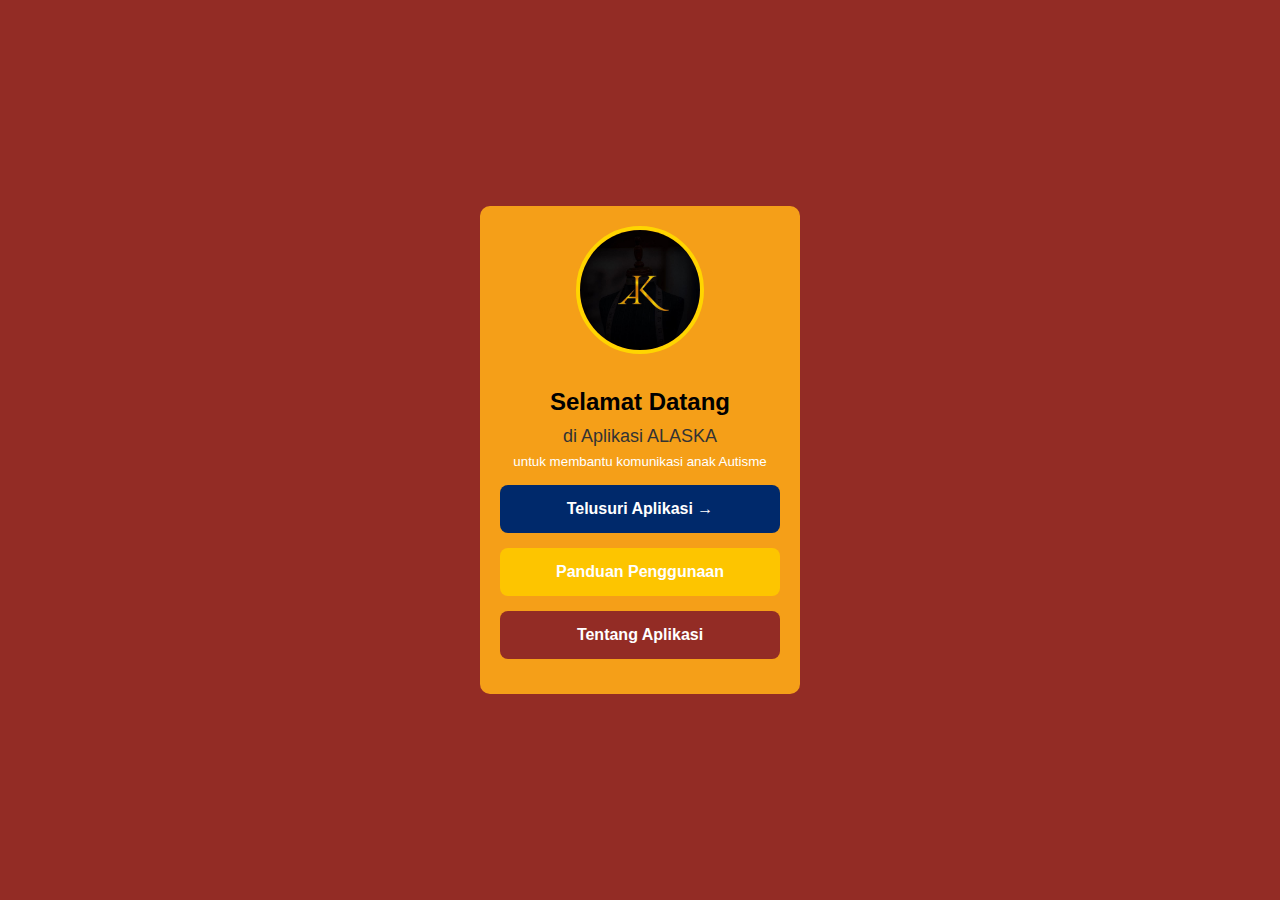
<file: index.html>
<!DOCTYPE html>
<html lang="id">
<head>
  <meta charset="UTF-8">
  <meta name="viewport" content="width=device-width, initial-scale=1">
  <title>ALASKA</title>
  <link rel="icon" href="./img/ucapan.png" type="image/png">
  <link rel="stylesheet" href="style.css">
</head>
<body>

<div class="container">
  <img src="img/logo.png" alt="Avatar" class="avatar">
  <h1>Selamat Datang</h1>
  <p>di Aplikasi ALASKA</p>
  <small>untuk membantu komunikasi anak Autisme</small>

  <a href="telusuri-aplikasi.html" class="button blue">Telusuri Aplikasi →</a>
  <a href="panduan-penggunaan.html" class="button green">Panduan Penggunaan</a>
  <a href="tentang-aplikasi.html" class="button orange">Tentang Aplikasi</a>
</div>

</body>
</html>
</file>
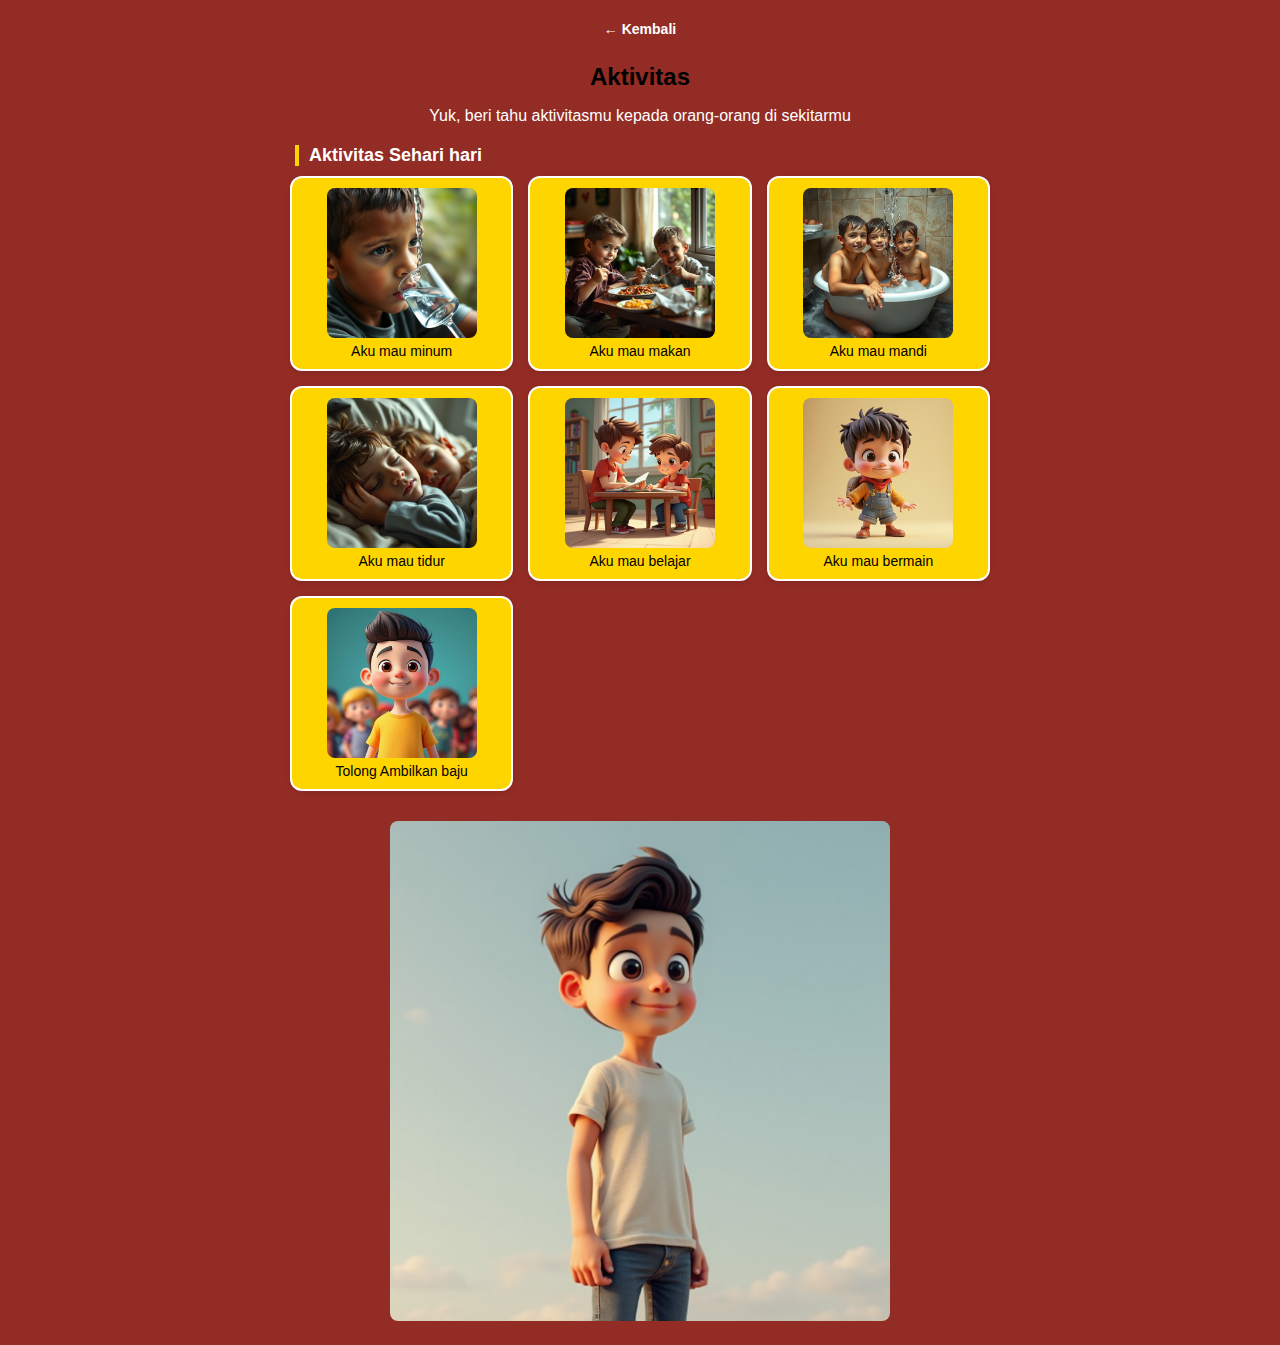
<file: aktivitas.html>
<!DOCTYPE html>
<html lang="id">
<head>
  <meta charset="UTF-8">
  <meta name="viewport" content="width=device-width, initial-scale=1">
  <title>Aktivitas</title>
  <link rel="stylesheet" href="aktivitas.css">
</head>
<body>

<div class="container">
  <a href="telusuri-aplikasi.html" class="back-link">← Kembali</a>

  <h1>Aktivitas</h1>
  <p class="subtitle">Yuk, beri tahu aktivitasmu kepada orang-orang di sekitarmu</p>

  <!-- Kategori Minum -->
  <h2 class="category">Aktivitas Sehari hari</h2>
  <div class="grid">
    <a  class="card" onclick="playSound('akumauminum')">
      <img src="img/drink water.webp" alt="Minum Air Putih">
      <div class="card-title">Aku mau minum</div>
    </a>
    <a  class="card" onclick="playSound('akumaumakan')">
      <img src="img/eating.webp" alt="makan">
      <div class="card-title">Aku mau makan</div>
    </a>
    <a  class="card" onclick="playSound('akumaumandi')">
      <img src="img/mandi.webp" alt="mandi">
      <div class="card-title">Aku mau mandi</div>
    </a>
    <a  class="card" onclick="playSound('akumautidur')">
      <img src="img/sleeping.webp" alt="tidur">
      <div class="card-title">Aku mau tidur</div>
    </a>
    <a  class="card" onclick="playSound('akumaubelajar')">
      <img src="img/studying.jpeg" alt="belajar">
      <div class="card-title">Aku mau belajar</div>
    </a>
    <a  class="card" onclick="playSound('akumaubermain')">
      <img src="img/playing.jpeg" alt="bermain">
      <div class="card-title">Aku mau bermain</div>
    </a>
    <a  class="card" onclick="playSound('tolongambilkanbaju')">
      <img src="img/people.jpg" alt="Tambah Kartu">
      <div class="card-title">Tolong Ambilkan baju</div>
    </a>
  </div>

  <!-- Kategori Makan -->
  <!-- <h2 class="category">Makan</h2>
  <div class="grid">
    <a  class="card">
      <img src="https://via.placeholder.com/70" alt="Makan Sendiri">
      <div class="card-title">Makan Sendiri</div>
    </a>
    <a href="#" class="card">
      <img src="https://via.placeholder.com/70" alt="Makan Disuapi">
      <div class="card-title">Makan Disuapi</div>
    </a>
    <a href="#" class="card">
      <img src="https://via.placeholder.com/70" alt="Makan Bersama">
      <div class="card-title">Makan Bersama</div>
    </a>
    <a href="#" class="card">
      <img src="https://via.placeholder.com/70" alt="Makan di Sekolah">
      <div class="card-title">Makan di Sekolah</div>
    </a>
    <a href="#" class="card">
      <img src="https://via.placeholder.com/70" alt="Tambah Kartu">
      <div class="card-title">Tambahkan Kartu</div>
    </a>
  </div> -->

  <!-- Kategori Bermain -->
  <!-- <h2 class="category">Bermain</h2>
  <div class="grid">
    <a href="#" class="card">
      <img src="https://via.placeholder.com/70" alt="Bermain Bola">
      <div class="card-title">Bermain Bola</div>
    </a>
    <a href="#" class="card">
      <img src="https://via.placeholder.com/70" alt="Bermain Lego">
      <div class="card-title">Bermain Lego</div>
    </a>
    <a href="#" class="card">
      <img src="https://via.placeholder.com/70" alt="Bermain Air">
      <div class="card-title">Bermain Air</div>
    </a>
    <a href="#" class="card">
      <img src="https://via.placeholder.com/70" alt="Bermain di Luar">
      <div class="card-title">Bermain di Luar</div>
    </a>
    <a href="#" class="card">
      <img src="https://via.placeholder.com/70" alt="Tambah Kartu">
      <div class="card-title">Tambahkan Kartu</div>
    </a>
  </div> -->

  <!-- Kategori Istirahat -->
  <!-- <h2 class="category">Istirahat</h2>
  <div class="grid">
    <a href="#" class="card">
      <img src="https://via.placeholder.com/70" alt="Tidur Siang">
      <div class="card-title">Tidur Siang</div>
    </a>
    <a href="#" class="card">
      <img src="https://via.placeholder.com/70" alt="Tidur Malam">
      <div class="card-title">Tidur Malam</div>
    </a>
    <a href="#" class="card">
      <img src="https://via.placeholder.com/70" alt="Tambah Kartu">
      <div class="card-title">Tambahkan Kartu</div>
    </a>
  </div> -->

  <div class="bottom-image">
    <img src="img/baju.jpeg" alt="People Illustration">
  </div>

</div>
<!-- audio -->
<audio id="player"></audio>

<script>
    function playSound(nama) {
    const audio = document.getElementById('player');
    audio.src = `audio/${nama}.mp3`;
    audio.play();
  }
</script>

</body>
</html>
</file>
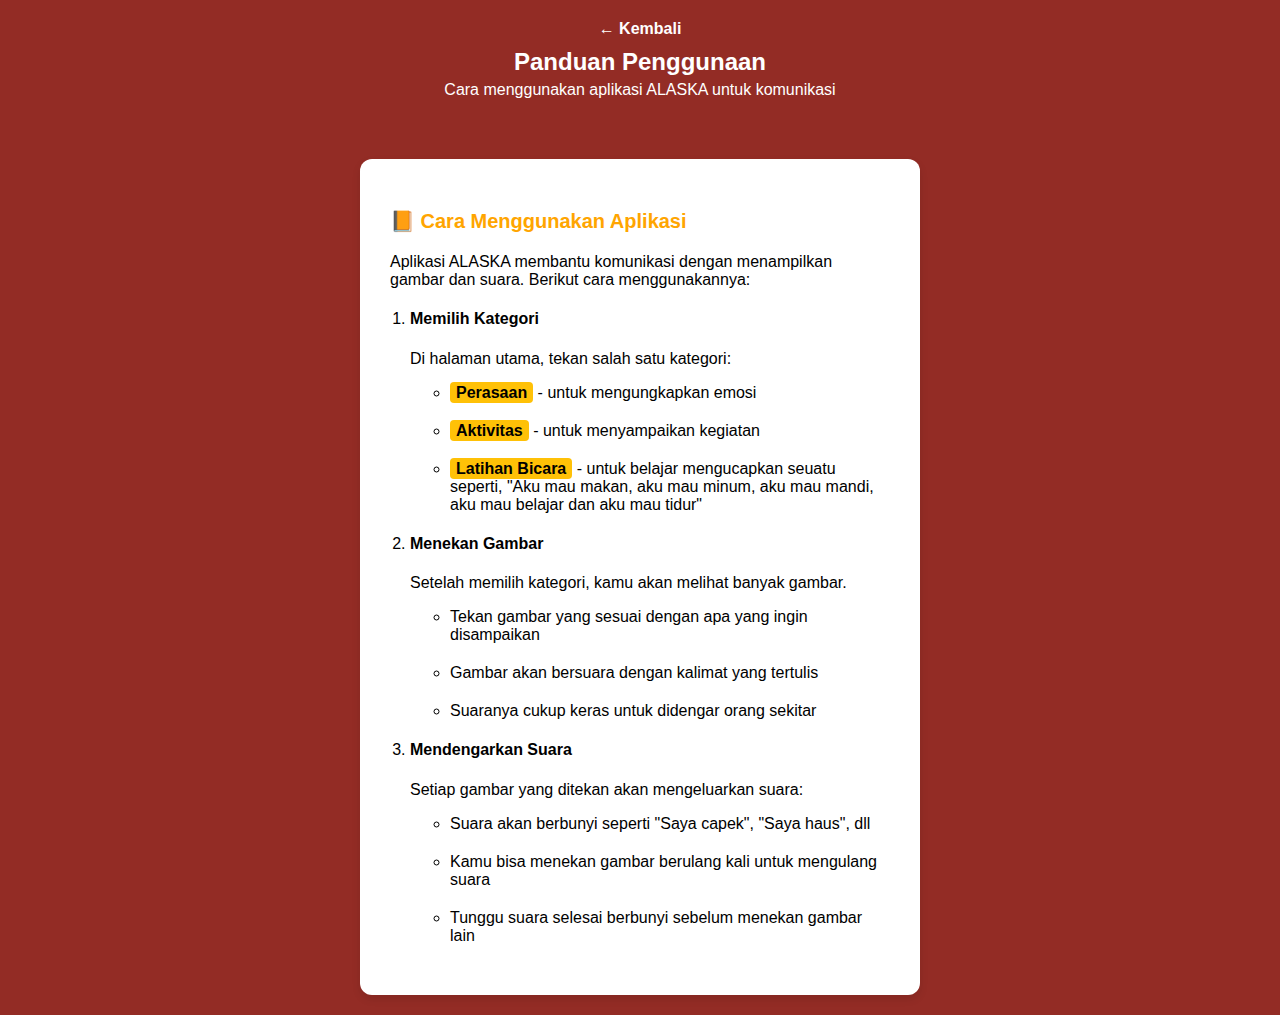
<file: panduan-penggunaan.html>
<!DOCTYPE html>
<html lang="id">
<head>
  <meta charset="UTF-8">
  <meta name="viewport" content="width=device-width, initial-scale=1">
  <title>Panduan Penggunaan</title>
  <link rel="stylesheet" href="panduan-penggunaan.css">
</head>
<body>

  <header class="header">
    <a href="index.html" class="back-link">&larr; Kembali</a>
    <h2 class="title">Panduan Penggunaan</h2>
    <p class="subtitle">Cara menggunakan aplikasi ALASKA untuk komunikasi</p>
  </header>

  <main class="guide-container">
    <section class="card">
      <h3 class="card-title">📙 Cara Menggunakan Aplikasi</h3>
      <p>Aplikasi ALASKA membantu komunikasi dengan menampilkan gambar dan suara. Berikut cara menggunakannya:</p>

      <ol class="guide-list">
        <li>
          <h4>Memilih Kategori</h4>
          <p>Di halaman utama, tekan salah satu kategori:</p>
          <ul>
            <li><span class="highlight">Perasaan</span> - untuk mengungkapkan emosi</li>
            <li><span class="highlight">Aktivitas</span> - untuk menyampaikan kegiatan</li>
            <li><span class="highlight">Latihan Bicara</span> - untuk belajar mengucapkan seuatu seperti, "Aku mau makan, aku mau minum, aku mau mandi, aku mau belajar dan aku mau tidur"</li>
            
          </ul>
        </li>
        <li>
          <h4>Menekan Gambar</h4>
          <p>Setelah memilih kategori, kamu akan melihat banyak gambar.</p>
          <ul>
            <li>Tekan gambar yang sesuai dengan apa yang ingin disampaikan</li>
            <li>Gambar akan bersuara dengan kalimat yang tertulis</li>
            <li>Suaranya cukup keras untuk didengar orang sekitar</li>
          </ul>
        </li>
        <li>
          <h4>Mendengarkan Suara</h4>
          <p>Setiap gambar yang ditekan akan mengeluarkan suara:</p>
          <ul>
            <li>Suara akan berbunyi seperti "Saya capek", "Saya haus", dll</li>
            <li>Kamu bisa menekan gambar berulang kali untuk mengulang suara</li>
            <li>Tunggu suara selesai berbunyi sebelum menekan gambar lain</li>
          </ul>
        </li>
      </ol>
    </section>
  </main>

</body>
</html>
</file>
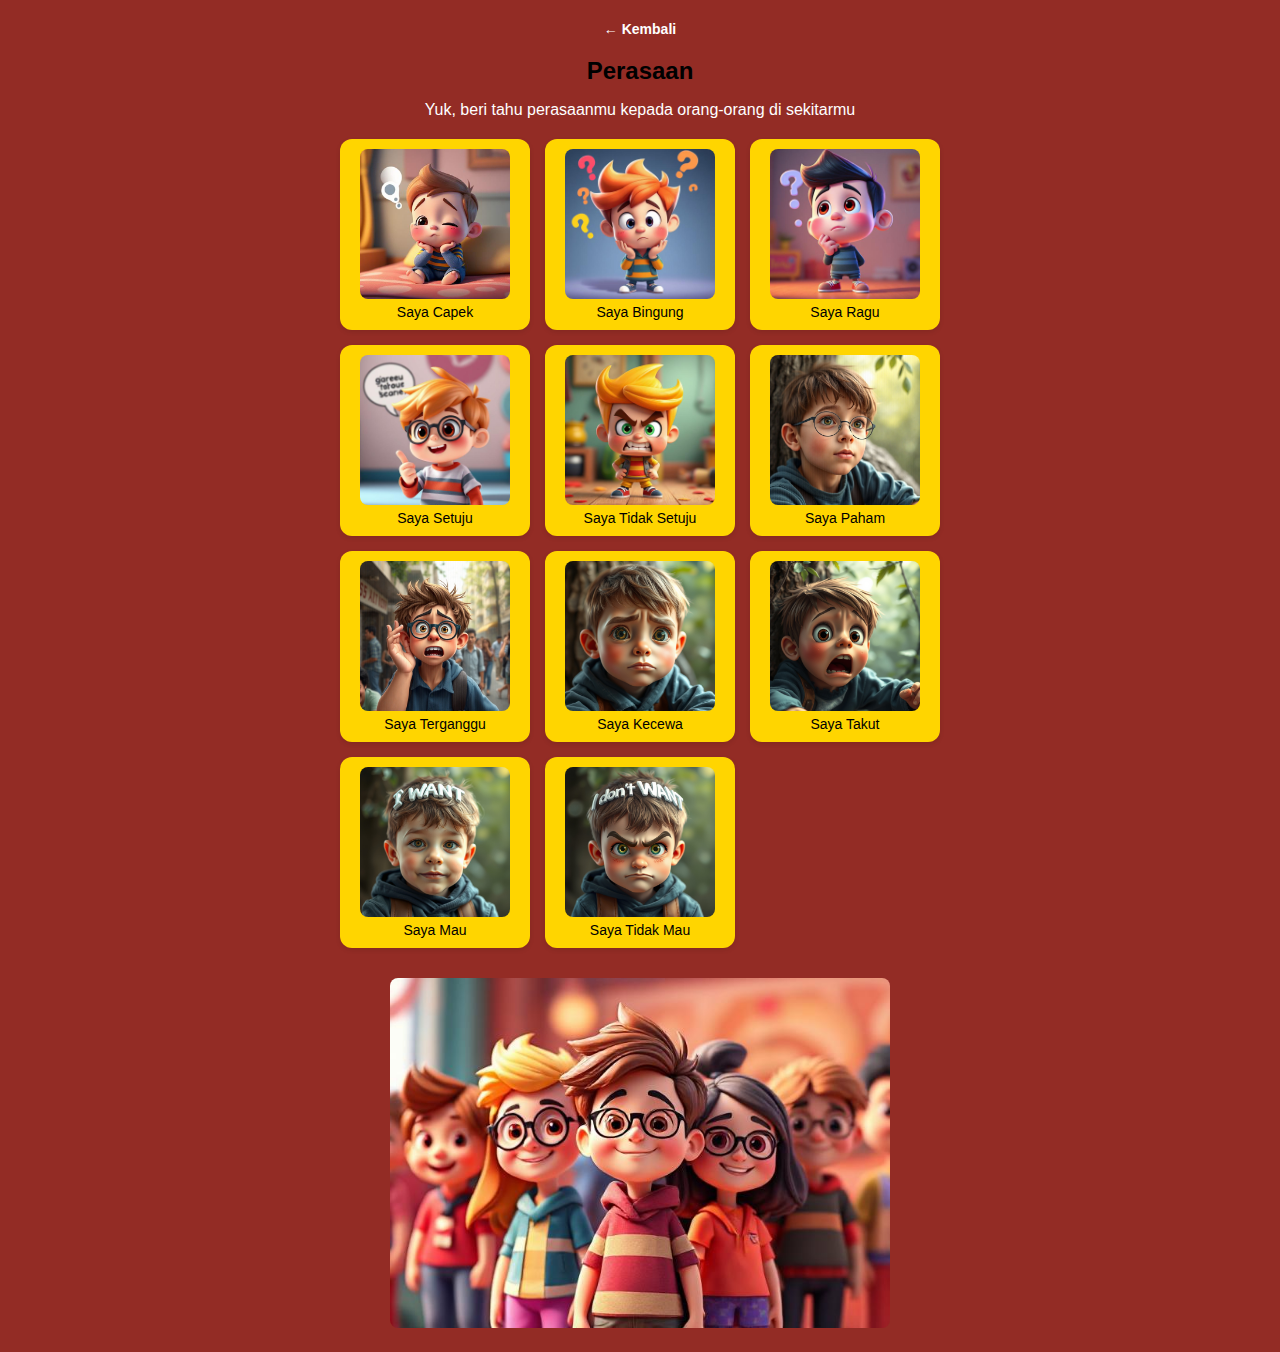
<file: perasaan.html>
<!DOCTYPE html>
<html lang="id">
<head>
  <meta charset="UTF-8">
  <meta name="viewport" content="width=device-width, initial-scale=1">
  <title>Perasaan</title>
  <link rel="stylesheet" href="perasaan.css">
</head>
<body>

<div class="container">
  <a href="telusuri-aplikasi.html" class="back-link">← Kembali</a>

  <h1>Perasaan</h1>
  <p class="subtitle">Yuk, beri tahu perasaanmu kepada orang-orang di sekitarmu</p>

  

  <div class="grid">
    <!-- Contoh Kartu -->
    <a  class="card" onclick="playSound('sayacapek')">
      <img src="img/tired.png" alt="SayaCapek">
      <div class="card-title" >Saya Capek</div>
    </a>
    <a  class="card" onclick="playSound('sayabingung')">
      <img src="img/confused.jpg" alt="Saya Bingung">
      <div class="card-title">Saya Bingung</div>
    </a>
    <a  class="card" onclick="playSound('sayaragu')">
      <img src="img/doubt.jpg" alt="Saya Ragu">
      <div class="card-title">Saya Ragu</div>
    </a>
    <!-- Tambahkan kartu lainnya sesuai kebutuhan -->
    <a  class="card" onclick="playSound('sayasetuju')">
      <img src="img/agree.jpg" alt="Saya Setuju">
      <div class="card-title">Saya Setuju</div>
    </a>
    <a  class="card" onclick="playSound('sayatidaksetuju')">
      <img src="img/dont agree.jpg" alt="Saya Tidak Setuju">
      <div class="card-title">Saya Tidak Setuju</div>
    </a>
    <a  class="card" onclick="playSound('sayapaham')">
      <img src="img/understand.webp" alt="Saya Paham">
      <div class="card-title">Saya Paham</div>
    </a>

    <a  class="card" onclick="playSound('sayaterganggu')">
      <img src="img/terganggu.webp" alt="Saya Terganggu">
      <div class="card-title">Saya Terganggu</div>
    </a>
    <a  class="card" onclick="playSound('sayakecewa')">
      <img src="img/kecewa.webp" alt="Saya Kecewa">
      <div class="card-title">Saya Kecewa</div>
    </a>
    <a  class="card" onclick="playSound('sayatakut')">
      <img src="img/scared.webp" alt="Saya Takut">
      <div class="card-title">Saya Takut</div>
    </a>

    <!-- Tambahkan kartu tambahan -->
    <a  class="card" onclick="playSound('sayamau')">
      <img src="img/may.webp" alt="Saya Mau">
      <div class="card-title">Saya Mau</div>
    </a>
    <a  class="card" onclick="playSound('sayatidakmau')">
      <img src="img/dontwant.webp" alt="Saya Tidak Mau">
      <div class="card-title">Saya Tidak Mau</div>
    </a>
    
  </div>

  <div class="bottom-image">
    <img src="img/people2.jpg" alt="People Illustration">
  </div>
</div>

<!-- audio -->
<audio id="player"></audio>

<script>
    function playSound(nama) {
    const audio = document.getElementById('player');
    audio.src = `audio/${nama}.mp3`;
    audio.play();
  }
</script>
</body>
</html>
</file>
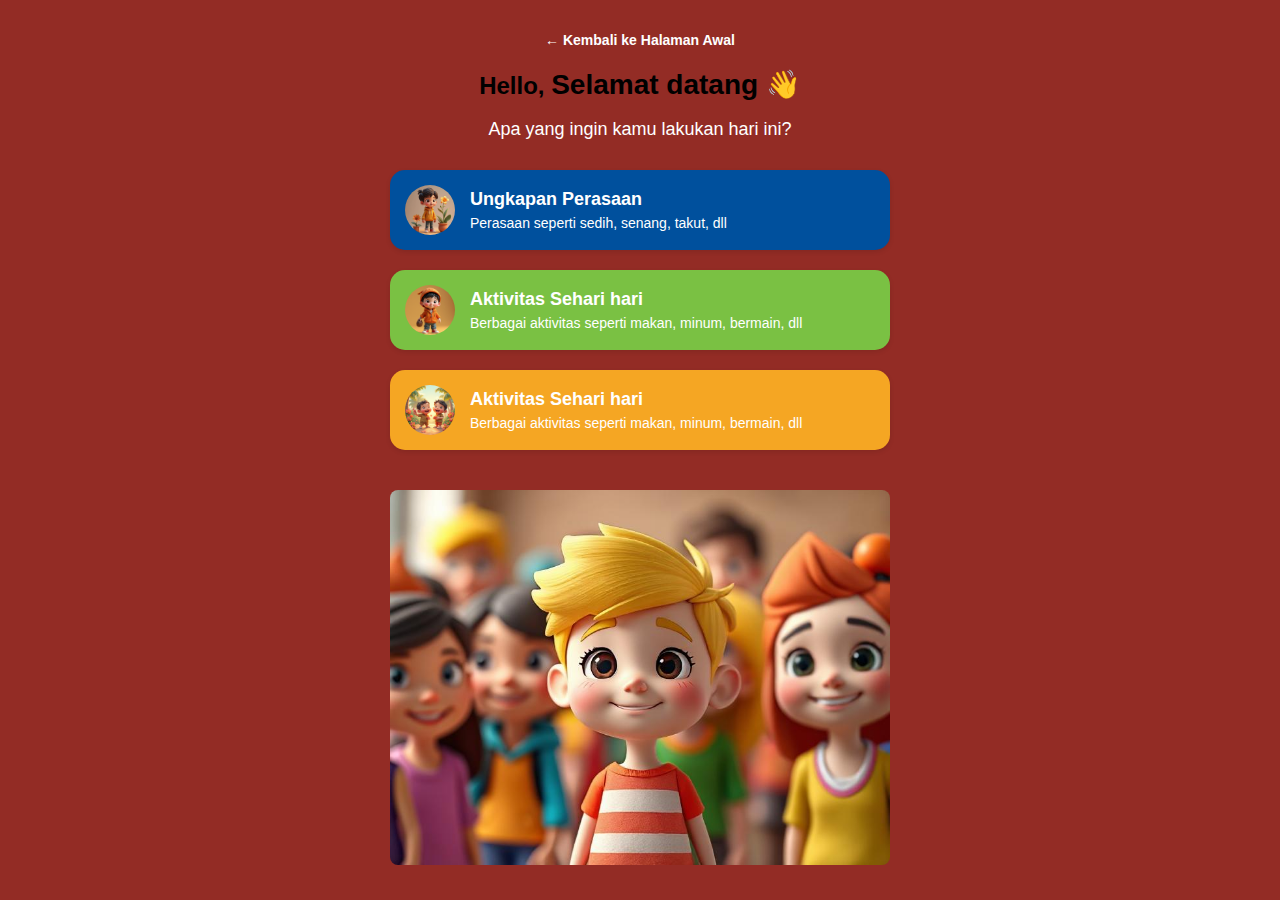
<file: telusuri-aplikasi.html>
<!DOCTYPE html>
<html lang="id">
<head>
  <meta charset="UTF-8">
  <meta name="viewport" content="width=device-width, initial-scale=1">
  <title>Halaman Pilihan Aktivitas</title>
  <link rel="stylesheet" href="telusuri-aplikasi.css">
</head>
<body>

<div class="container">
  <a href="index.html" class="back-link">← Kembali ke Halaman Awal</a>

  <h1>Hello, <span>Selamat datang 👋</span></h1>
  <p class="subtitle">Apa yang ingin kamu lakukan hari ini?</p>

  <a href="perasaan.html" class="card blue">
    <img src="img/perasaan.png" alt="Feelings">
    <div class="card-content">
      <div class="card-title">Ungkapan Perasaan</div>
      <div class="card-subtitle">Perasaan seperti sedih, senang, takut, dll</div>
    </div>
  </a>

  <a href="aktivitas.html" class="card green">
    <img src="img/aktivitas.png" alt="Activities">
    <div class="card-content">
      <div class="card-title">Aktivitas Sehari hari</div>
      <div class="card-subtitle">Berbagai aktivitas seperti makan, minum, bermain, dll</div>
    </div>
  </a>

  <a href="latihan-bicara.html" class="card orange">
    <img src="img/ucapan.png" alt="Activities">
    <div class="card-content">
      <div class="card-title">Aktivitas Sehari hari</div>
      <div class="card-subtitle">Berbagai aktivitas seperti makan, minum, bermain, dll</div>
    </div>
  </a>

  <!-- <a href="ucapan.html" class="card orange">
    <img src="img/ucapan.png" alt="Greetings">
    <div class="card-content">
      <div class="card-title">Ucapan/greetings</div>
      <div class="card-subtitle">Ucapan halo, terimakasih, Assalamu'alaikum</div>
    </div>
  </a> -->

  <div class="bottom-image">
    <img src="img/people3.jpg" alt="Puzzle Image">
  </div>
</div>

</body>
</html>
</file>
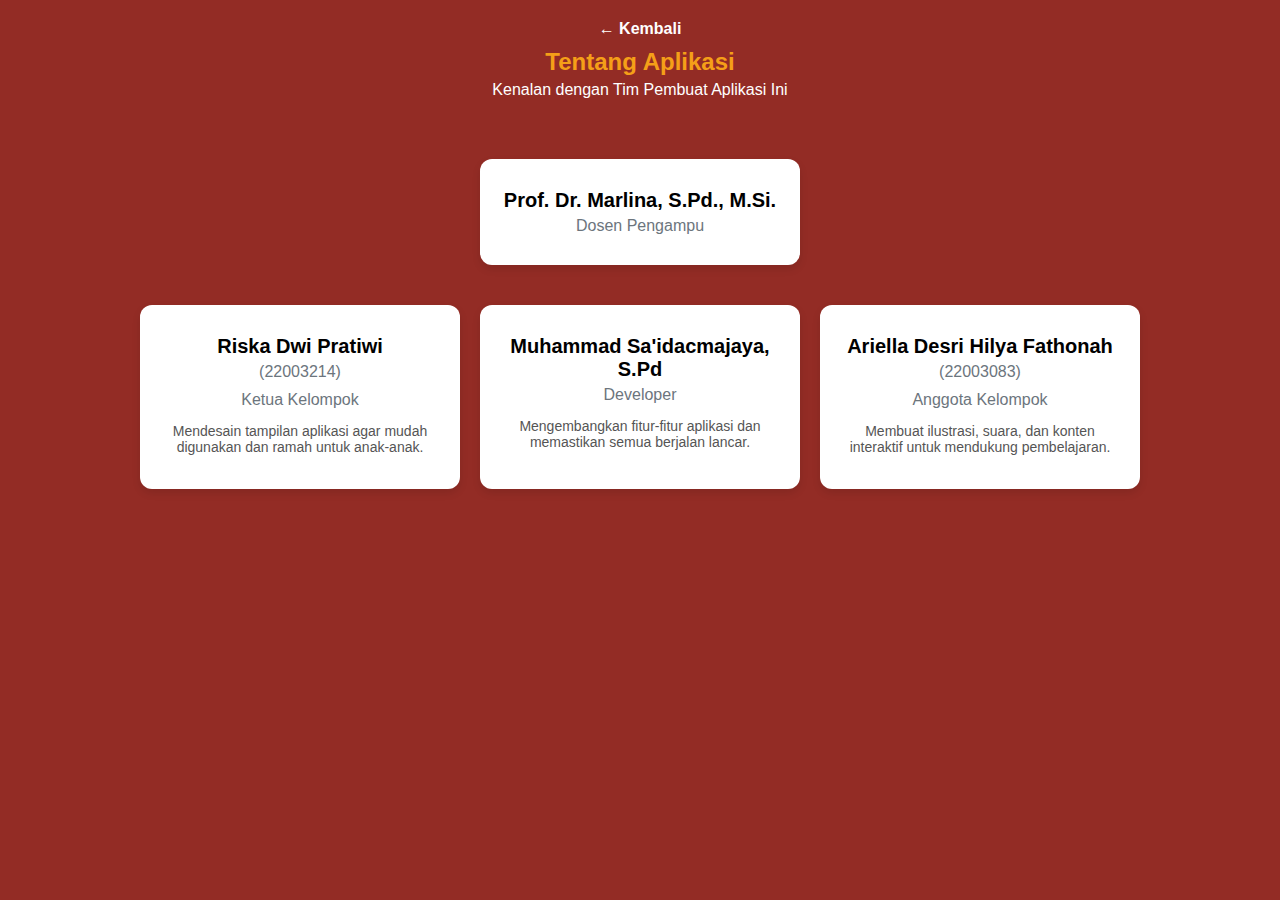
<file: tentang-aplikasi.html>
<!DOCTYPE html>
<html lang="id">
<head>
  <meta charset="UTF-8">
  <meta name="viewport" content="width=device-width, initial-scale=1">
  <title>Tentang Aplikasi</title>
  <link rel="stylesheet" href="tentang-aplikasi.css">
</head>
<body>

  <header class="header">
    <a href="index.html" class="back-link">&larr; Kembali</a>
    <h2 class="title">Tentang Aplikasi</h2>
    <p class="subtitle">Kenalan dengan Tim Pembuat Aplikasi Ini</p>
  </header>
 <main class="about-container">
    <section class="profile-card">
        <div class="profile-name">Prof. Dr. Marlina, S.Pd., M.Si.</div>
        <div class="profile-role">Dosen Pengampu</div>
        
      </section>
 </main>
  <main class="about-container">
    <section class="profile-card">
      <div class="profile-name">Riska Dwi Pratiwi</div>
      <div class="profile-role">(22003214)</div>
      <div class="profile-role">Ketua Kelompok</div>
      <p class="profile-desc">Mendesain tampilan aplikasi agar mudah digunakan dan ramah untuk anak-anak.</p>
    </section>

    <section class="profile-card">
      <div class="profile-name">Muhammad Sa'idacmajaya, S.Pd</div>
      <div class="profile-role">Developer</div>
      <p class="profile-desc">Mengembangkan fitur-fitur aplikasi dan memastikan semua berjalan lancar.</p>
    </section>

    <section class="profile-card">
      <div class="profile-name">Ariella Desri Hilya Fathonah</div>
      <div class="profile-role">(22003083)</div>
      <div class="profile-role">Anggota Kelompok</div>
      <p class="profile-desc">Membuat ilustrasi, suara, dan konten interaktif untuk mendukung pembelajaran.</p>
    </section>
  </main>

</body>
</html>
</file>
<file: style.css>
body {
      margin: 0;
      padding: 0;
      background-color: #932c25;
      font-family: Arial, sans-serif;
      display: flex;
      justify-content: center;
      align-items: center;
      height: 100vh;
    }

    .container {
      text-align: center;
      background-image: linear-gradient(#f59f18, #f59f18);
      padding: 20px;
      border-radius: 10px;
      
    }

    .avatar {
      width: 120px;
      height: 120px;
      border-radius: 50%;
      object-fit: cover;
      margin-bottom: 20px;
      border: 4px solid #ffd500;
    }

    h1 {
      margin: 10px 0;
      font-size: 24px;
    }

    p {
      margin: 5px 0;
      font-size: 18px;
      color: #333;
    }

    small {
      color: white;
    }

    .button {
      display: block;
      width: 250px;
      margin: 15px auto;
      padding: 15px;
      font-size: 16px;
      font-weight: bold;
      color: white;
      border: none;
      border-radius: 8px;
      cursor: pointer;
      text-decoration: none;
    }

    .blue {
      background-color: #00296b;
    }

    .green {
      background-color: #fdc500;
    }

    .orange {
      background-color: #932c25;
    }
</file>
<file: aktivitas.css>
body {
      margin: 0;
      padding: 0;
      background-color: #932c25;
      font-family: Arial, sans-serif;
      display: flex;
      justify-content: center;
      min-height: 100vh;
    }

    .container {
      width: 100%;
      max-width: 700px;
      padding: 20px;
      text-align: center;
    }

    a.back-link {
      display: inline-block;
      text-decoration: none;
      color: white;
      font-weight: bold;
      margin-bottom: 10px;
      font-size: 14px;
    }

    h1 {
      font-size: 24px;
      color: black;
      margin-bottom: 5px;
    }

    p.subtitle {
      font-size: 16px;
      color: white;
      margin-bottom: 20px;
    }

    h2.category {
      font-size: 18px;
      color: white;
      text-align: left;
      margin: 20px 0 10px 5px;
      border-left: 4px solid #ffd500;
      padding-left: 10px;
    }

    .grid {
      display: grid;
      grid-template-columns: repeat(3, 1fr);
      gap: 15px;
      margin-bottom: 30px;
    }

    .card {
      background-color: #ffd500;
      border: 2px solid white  ;
      border-radius: 12px;
      padding: 10px;
      box-shadow: 0px 2px 5px rgba(0,0,0,0.1);
      display: flex;
      flex-direction: column;
      align-items: center;
      text-decoration: none;
      color: black;
      transition: transform 0.2s;
    }

    .card:hover {
      transform: scale(1.05);
    }

    .card img {
      width: 150px;
      height: 150px;
      object-fit: cover;
      border-radius: 8px;
      margin-bottom: 5px;
    }

    .card-title {
      font-size: 14px;
      text-align: center;
    }

    .bottom-image {
      margin-top: 20px;
    }

    .bottom-image img {
      width: 500px;
      border-radius: 8px;
    }
    a{
      cursor: pointer;
    }
    @media (max-width: 500px) {
      .grid {
        grid-template-columns: repeat(2, 1fr);
      }
    }
</file>
<file: panduan-penggunaan.css>
body {
      background-color: #932c25;
      /* background-image: linear-gradient(rgba(255,255,255,0.3) 1px, transparent 1px),
                        linear-gradient(90deg, rgba(255,255,255,0.3) 1px, transparent 1px);
      background-size: 20px 20px; */
      font-family: 'Arial', sans-serif;
      margin: 0;
      padding: 0;
    }

    .header {
      text-align: center;
      padding: 20px;
    }

    .back-link {
      text-decoration: none;
      color: white;
      display: block;
      margin-bottom: 10px;
      font-weight: bold;
    }

    .title {
      color: white;
      margin: 0;
      font-size: 24px;
    }

    .subtitle {
      margin: 5px 0 20px;
      font-size: 16px;
      color: white;
    }

    .guide-container {
      display: flex;
      justify-content: center;
      padding: 20px;
    }

    .card {
      background: #fff;
      border-radius: 12px;
      padding: 30px;
      max-width: 500px;
      width: 100%;
      box-shadow: 0 4px 8px rgba(0,0,0,0.1);
    }

    .card-title {
      color: orange;
      font-size: 20px;
      margin-bottom: 20px;
    }

    .guide-list {
      padding-left: 20px;
    }

    .guide-list li {
      margin-bottom: 20px;
    }

    .highlight {
      background-color: #ffc107;
      padding: 2px 6px;
      border-radius: 4px;
      font-weight: bold;
    }
</file>
<file: perasaan.css>
body {
      margin: 0;
      padding: 0;
      background-color: #932c25;
      font-family: Arial, sans-serif;
      display: flex;
      justify-content: center;
      align-items: start;
      min-height: 100vh;
      text-align: center;
    }

    .container {
      width: 100%;
      max-width: 600px;
      padding: 20px;
    }
    a{
      cursor: pointer;
    }
    a.back-link {
      display: inline-block;
      text-decoration: none;
      color: white;
      font-weight: bold;
      margin-bottom: 10px;
      font-size: 14px;
    }

    h1 {
      font-size: 24px;
      margin: 10px 0;
      color: black;
    }

    p.subtitle {
      font-size: 16px;
      color: white;
      margin-bottom: 20px;
    }

    .grid {
      display: grid;
      grid-template-columns: repeat(3, 1fr);
      gap: 15px;
      margin-bottom: 30px;
    }

    .card {
      background-color: #ffd500;
      border-radius: 12px;
      padding: 10px;
      box-shadow: 0px 2px 5px rgba(0,0,0,0.1);
      display: flex;
      flex-direction: column;
      align-items: center;
      text-decoration: none;
      color: black;
      transition: transform 0.2s;
    }

    .card:hover {
      transform: scale(1.05);
    }

    .card img {
      /* width: 70px; */
      width: 150px;
      height: 150px;
      object-fit: cover;
      border-radius: 8px;
      margin-bottom: 5px;
    }

    .card-title {
      font-size: 14px;
    }

    .bottom-image {
      margin-top: 20px;
    }

    .bottom-image img {
      width: 500px;
      border-radius: 8px;
    }

    @media (max-width: 500px) {
      .grid {
        grid-template-columns: repeat(2, 1fr);
      }
    }
</file>
<file: telusuri-aplikasi.css>
body {
      margin: 0;
      padding: 0;
      background-color: #932c25;
      font-family: Arial, sans-serif;
      display: flex;
      justify-content: center;
      align-items: center;
      min-height: 100vh;
      text-align: center;
    }

    .container {
      width: 100%;
      max-width: 500px;
      padding: 20px;
    }

    a.back-link {
      display: inline-block;
      text-decoration: none;
      color: white;
      font-weight: bold;
      margin-bottom: 10px;
      font-size: 14px;
    }

    h1 {
      font-size: 24px;
      margin: 10px 0;
    }

    h1 span {
      font-size: 28px;
    }

    p.subtitle {
      font-size: 18px;
      color: white;
      margin-bottom: 30px;
    }

    .card {
      display: flex;
      align-items: center;
      background-color: white;
      padding: 15px;
      border-radius: 15px;
      margin-bottom: 20px;
      text-align: left;
      text-decoration: none;
      color: black;
      box-shadow: 0px 2px 5px rgba(0,0,0,0.1);
    }

    .card img {
      width: 50px;
      height: 50px;
      border-radius: 50%;
      object-fit: cover;
      margin-right: 15px;
    }

    .card-content {
      flex: 1;
    }

    .card-title {
      font-weight: bold;
      font-size: 18px;
    }

    .card-subtitle {
      font-size: 14px;
      color: white;
      margin-top: 5px;
    }

    .card.blue {
      background-color: #00509d;
      color: white;
    }

    .card.green {
      background-color: #7ac143;
      color: white;
    }

    .card.orange {
      background-color: #f5a623;
      color: white;
    }

    .bottom-image {
      margin-top: 40px;
      
    }

    .bottom-image img {
      /* width: 150px; */
      width: 500px;
      border-radius: 8px;
    }
</file>
<file: tentang-aplikasi.css>
body {
      background-color: #932c25;
      /* background-image: linear-gradient(rgba(255,255,255,0.3) 1px, transparent 1px),
                        linear-gradient(90deg, rgba(255,255,255,0.3) 1px, transparent 1px); */
      background-size: 20px 20px;
      font-family: 'Arial', sans-serif;
      margin: 0;
      padding: 0;
    }

    .header {
      text-align: center;
      padding: 20px;
    }

    .back-link {
      text-decoration: none;
      color: white;
      display: block;
      margin-bottom: 10px;
      font-weight: bold;
    }

    .title {
      color: #f59f18;
      margin: 0;
      font-size: 24px;
    }

    .subtitle {
      margin: 5px 0 20px;
      font-size: 16px;
      color: white;
    }

    .about-container {
      display: flex;
      flex-wrap: wrap;
      justify-content: center;
      gap: 20px;
      padding: 20px;
    }

    .profile-card {
      background: #fff;
      border-radius: 12px;
      padding: 20px;
      width: 280px;
      box-shadow: 0 4px 8px rgba(0,0,0,0.1);
      text-align: center;
      transition: transform 0.2s;
    }

    .profile-card:hover {
      transform: scale(1.05);
    }

    .profile-name {
      font-size: 20px;
      font-weight: bold;
      margin: 10px 0 5px;
    }

    .profile-role {
      font-size: 16px;
      color: #6c757d;
      margin-bottom: 10px;
    }

    .profile-desc {
      font-size: 14px;
      color: #555;
    }
</file>
